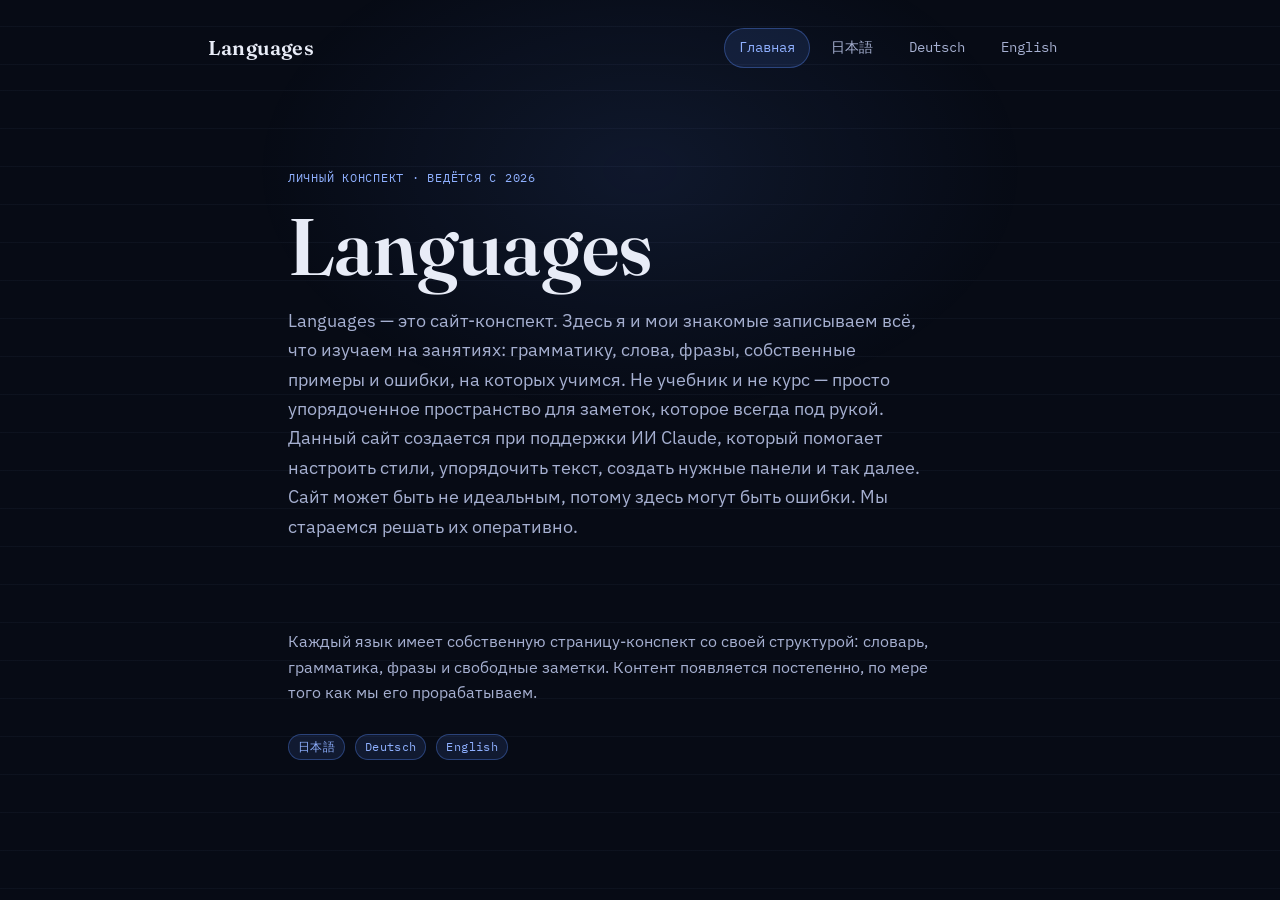
<file: index.html>
<!DOCTYPE html>
<html lang="ru">
<head>
<meta charset="UTF-8">
<meta name="viewport" content="width=device-width, initial-scale=1.0">
<title>Languages — личный конспект по языкам</title>
<link rel="stylesheet" href="styles.css">
</head>
<body>

<header class="site-header">
  <a class="brand" href="index.html">Languages</a>
  <nav class="main-nav" aria-label="Языки">
    <a href="index.html" aria-current="page">Главная</a>
    <a href="japanese.html">日本語</a>
    <a href="german.html">Deutsch</a>
    <a href="english.html">English</a>
  </nav>
</header>

<main class="page" style="max-width:760px;">

  <section class="page-hero" style="border-bottom:none; padding-top:8vh;">
    <p class="eyebrow">Личный конспект · ведётся с 2026</p>
    <h1 class="page-title" style="font-size:clamp(3rem, 9vw, 5rem);">Languages</h1>
    <p class="page-subtitle" style="font-size:1.15rem;">
      Languages — это сайт-конспект. Здесь я и мои знакомые записываем всё, что изучаем на
      занятиях: грамматику, слова, фразы, собственные
      примеры и ошибки, на которых учимся. Не учебник и не курс — просто
      упорядоченное пространство для заметок, которое всегда под рукой. 
      Данный сайт создается при поддержки ИИ Claude, который помогает настроить стили, упорядочить текст, создать нужные панели и так далее. 
      Сайт может быть не идеальным, потому здесь могут быть ошибки. Мы стараемся решать их оперативно.
    </p>
  </section>

  <section class="section" style="margin-bottom:0;">
    <p style="color:var(--text-1); max-width:640px;">
      Каждый язык имеет собственную страницу-конспект со своей структурой:
      словарь, грамматика, фразы и свободные заметки.
      Контент появляется постепенно, по мере того как мы его прорабатываем.
    </p>

    <div style="display:flex; gap:10px; margin-top:28px; flex-wrap:wrap;">
      <a href="japanese.html" class="tag" style="text-decoration:none; background:var(--accent-dim); color:var(--accent-soft); border-color:var(--accent-line);">日本語</a>
      <a href="german.html" class="tag" style="text-decoration:none; background:var(--accent-dim); color:var(--accent-soft); border-color:var(--accent-line);">Deutsch</a>
      <a href="english.html" class="tag" style="text-decoration:none; background:var(--accent-dim); color:var(--accent-soft); border-color:var(--accent-line);">English</a>
    </div>
  </section>

</main>

</body>
</html>
</file>
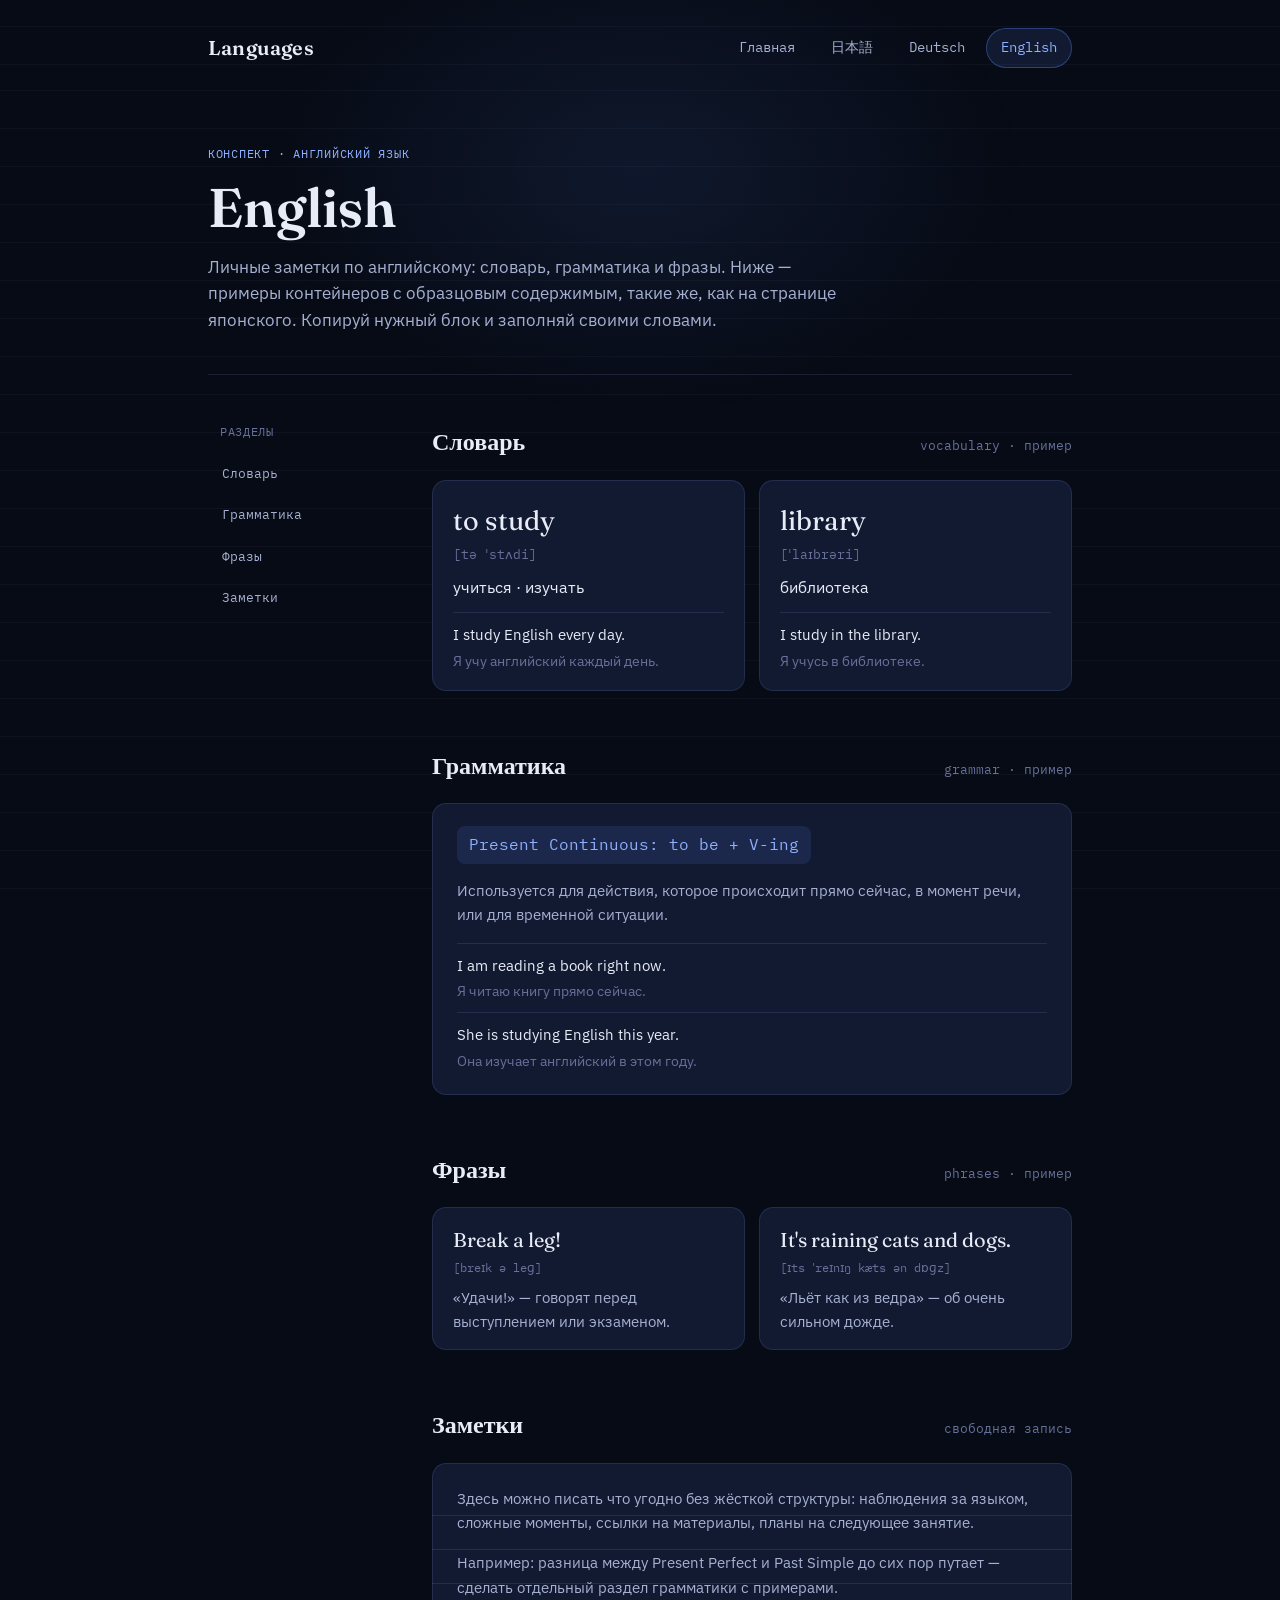
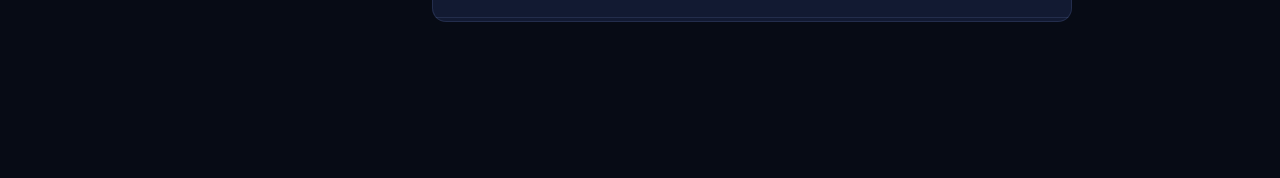
<file: english.html>
<!DOCTYPE html>
<html lang="ru">
<head>
<meta charset="UTF-8">
<meta name="viewport" content="width=device-width, initial-scale=1.0">
<title>English — Languages</title>
<link rel="stylesheet" href="styles.css">
</head>
<body>

<header class="site-header">
  <a class="brand" href="index.html">Languages</a>
  <nav class="main-nav" aria-label="Языки">
    <a href="index.html">Главная</a>
    <a href="japanese.html">日本語</a>
    <a href="german.html">Deutsch</a>
    <a href="english.html" aria-current="page">English</a>
  </nav>
</header>

<main class="page">

  <section class="page-hero">
    <p class="eyebrow">Конспект · Английский язык</p>
    <h1 class="page-title">English</h1>
    <p class="page-subtitle">
      Личные заметки по английскому: словарь, грамматика и фразы. Ниже —
      примеры контейнеров с образцовым содержимым, такие же, как на
      странице японского. Копируй нужный блок и заполняй своими словами.
    </p>
  </section>

  <div class="layout">

    <!-- Левая навигация по разделам страницы (якорные ссылки, без JS) -->
    <aside class="section-nav">
      <p class="section-nav-label">Разделы</p>
      <a href="#vocab">Словарь</a>
      <a href="#grammar">Грамматика</a>
      <a href="#phrases">Фразы</a>
      <a href="#notes">Заметки</a>
    </aside>

    <div class="layout-content">

      <!-- ==================================================================
           СЛОВАРЬ
           Одна .vocab-card = одно слово.
           ================================================================== -->
      <section class="section" id="vocab">
        <div class="section-head">
          <h2 class="section-title">Словарь</h2>
          <span class="section-note">vocabulary · пример</span>
        </div>

        <div class="vocab-grid">

          <div class="vocab-card">
            <p class="vocab-word">to study</p>
            <p class="vocab-romaji">[tə ˈstʌdi]</p>
            <p class="vocab-meaning">учиться · изучать</p>
            <div class="vocab-example">
              <span class="src">I study English every day.</span>
              <span class="tr">Я учу английский каждый день.</span>
            </div>
          </div>

          <div class="vocab-card">
            <p class="vocab-word">library</p>
            <p class="vocab-romaji">[ˈlaɪbrəri]</p>
            <p class="vocab-meaning">библиотека</p>
            <div class="vocab-example">
              <span class="src">I study in the library.</span>
              <span class="tr">Я учусь в библиотеке.</span>
            </div>
          </div>

          <!-- ↓ копируй .vocab-card выше и заполняй своими словами -->

        </div>
      </section>

      <!-- ==================================================================
           ГРАММАТИКА
           Один .grammar-block = одна грамматическая конструкция.
           ================================================================== -->
      <section class="section" id="grammar">
        <div class="section-head">
          <h2 class="section-title">Грамматика</h2>
          <span class="section-note">grammar · пример</span>
        </div>

        <div class="grammar-block">
          <p class="grammar-pattern">Present Continuous: to be + V-ing</p>
          <p class="grammar-explanation">
            Используется для действия, которое происходит прямо сейчас,
            в момент речи, или для временной ситуации.
          </p>
          <ul class="grammar-examples">
            <li>
              <span class="src">I am reading a book right now.</span>
              <span class="tr">Я читаю книгу прямо сейчас.</span>
            </li>
            <li>
              <span class="src">She is studying English this year.</span>
              <span class="tr">Она изучает английский в этом году.</span>
            </li>
          </ul>
        </div>

        <!-- ↓ копируй .grammar-block выше для новой конструкции -->

      </section>

      <!-- ==================================================================
           ФРАЗЫ
           Одна .phrase-card = одно выражение или устойчивый оборот.
           ================================================================== -->
      <section class="section" id="phrases">
        <div class="section-head">
          <h2 class="section-title">Фразы</h2>
          <span class="section-note">phrases · пример</span>
        </div>

        <div class="phrase-grid">

          <div class="phrase-card">
            <p class="phrase-src">Break a leg!</p>
            <p class="phrase-reading">[breɪk ə leɡ]</p>
            <p class="phrase-meaning">«Удачи!» — говорят перед выступлением или экзаменом.</p>
          </div>

          <div class="phrase-card">
            <p class="phrase-src">It's raining cats and dogs.</p>
            <p class="phrase-reading">[ɪts ˈreɪnɪŋ kæts ən dɒɡz]</p>
            <p class="phrase-meaning">«Льёт как из ведра» — об очень сильном дожде.</p>
          </div>

          <!-- ↓ копируй .phrase-card выше для новых фраз -->

        </div>
      </section>

      <!-- ==================================================================
           СВОБОДНЫЕ ЗАМЕТКИ
           Просто пиши текст внутри .notes-page — фон имитирует
           линованную бумагу.
           ================================================================== -->
      <section class="section" id="notes">
        <div class="section-head">
          <h2 class="section-title">Заметки</h2>
          <span class="section-note">свободная запись</span>
        </div>

        <div class="notes-page">
          <p>
            Здесь можно писать что угодно без жёсткой структуры:
            наблюдения за языком, сложные моменты, ссылки на материалы,
            планы на следующее занятие.
          </p>
          <p>
            Например: разница между Present Perfect и Past Simple до сих
            пор путает — сделать отдельный раздел грамматики с примерами.
          </p>
        </div>
      </section>

    </div>
  </div>

</main>

</body>
</html>
</file>
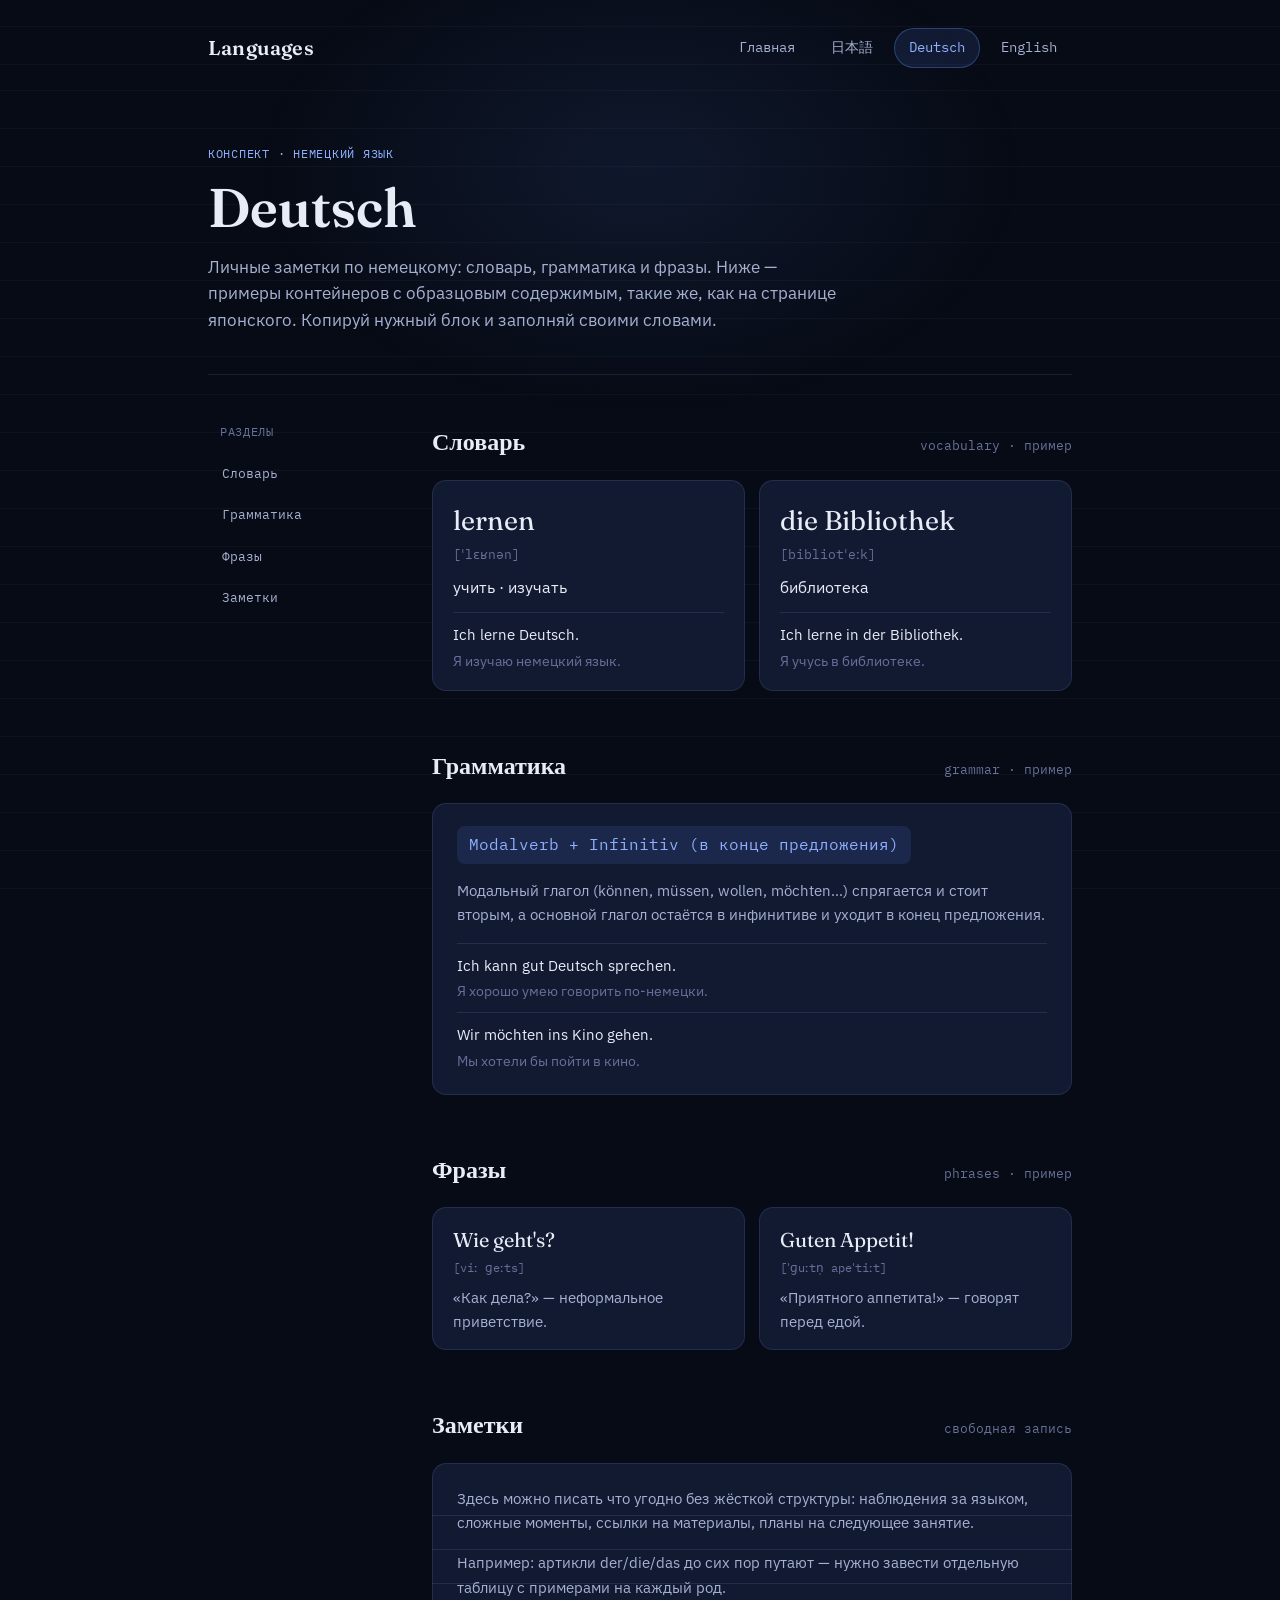
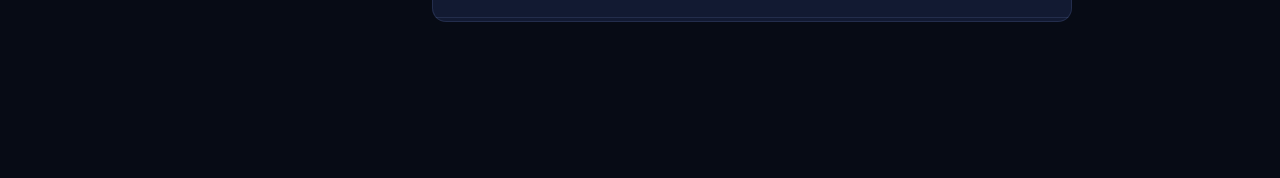
<file: german.html>
<!DOCTYPE html>
<html lang="ru">
<head>
<meta charset="UTF-8">
<meta name="viewport" content="width=device-width, initial-scale=1.0">
<title>Deutsch — Languages</title>
<link rel="stylesheet" href="styles.css">
</head>
<body>

<header class="site-header">
  <a class="brand" href="index.html">Languages</a>
  <nav class="main-nav" aria-label="Языки">
    <a href="index.html">Главная</a>
    <a href="japanese.html">日本語</a>
    <a href="german.html" aria-current="page">Deutsch</a>
    <a href="english.html">English</a>
  </nav>
</header>

<main class="page">

  <section class="page-hero">
    <p class="eyebrow">Конспект · Немецкий язык</p>
    <h1 class="page-title">Deutsch</h1>
    <p class="page-subtitle">
      Личные заметки по немецкому: словарь, грамматика и фразы. Ниже —
      примеры контейнеров с образцовым содержимым, такие же, как на
      странице японского. Копируй нужный блок и заполняй своими словами.
    </p>
  </section>

  <div class="layout">

    <!-- Левая навигация по разделам страницы (якорные ссылки, без JS) -->
    <aside class="section-nav">
      <p class="section-nav-label">Разделы</p>
      <a href="#vocab">Словарь</a>
      <a href="#grammar">Грамматика</a>
      <a href="#phrases">Фразы</a>
      <a href="#notes">Заметки</a>
    </aside>

    <div class="layout-content">

      <!-- ==================================================================
           СЛОВАРЬ
           Одна .vocab-card = одно слово.
           ================================================================== -->
      <section class="section" id="vocab">
        <div class="section-head">
          <h2 class="section-title">Словарь</h2>
          <span class="section-note">vocabulary · пример</span>
        </div>

        <div class="vocab-grid">

          <div class="vocab-card">
            <p class="vocab-word">lernen</p>
            <p class="vocab-romaji">[ˈlɛʁnən]</p>
            <p class="vocab-meaning">учить · изучать</p>
            <div class="vocab-example">
              <span class="src">Ich lerne Deutsch.</span>
              <span class="tr">Я изучаю немецкий язык.</span>
            </div>
          </div>

          <div class="vocab-card">
            <p class="vocab-word">die Bibliothek</p>
            <p class="vocab-romaji">[bibliotˈeːk]</p>
            <p class="vocab-meaning">библиотека</p>
            <div class="vocab-example">
              <span class="src">Ich lerne in der Bibliothek.</span>
              <span class="tr">Я учусь в библиотеке.</span>
            </div>
          </div>

          <!-- ↓ копируй .vocab-card выше и заполняй своими словами -->

        </div>
      </section>

      <!-- ==================================================================
           ГРАММАТИКА
           Один .grammar-block = одна грамматическая конструкция.
           ================================================================== -->
      <section class="section" id="grammar">
        <div class="section-head">
          <h2 class="section-title">Грамматика</h2>
          <span class="section-note">grammar · пример</span>
        </div>

        <div class="grammar-block">
          <p class="grammar-pattern">Modalverb + Infinitiv (в конце предложения)</p>
          <p class="grammar-explanation">
            Модальный глагол (können, müssen, wollen, möchten…) спрягается
            и стоит вторым, а основной глагол остаётся в инфинитиве и
            уходит в конец предложения.
          </p>
          <ul class="grammar-examples">
            <li>
              <span class="src">Ich kann gut Deutsch sprechen.</span>
              <span class="tr">Я хорошо умею говорить по-немецки.</span>
            </li>
            <li>
              <span class="src">Wir möchten ins Kino gehen.</span>
              <span class="tr">Мы хотели бы пойти в кино.</span>
            </li>
          </ul>
        </div>

        <!-- ↓ копируй .grammar-block выше для новой конструкции -->

      </section>

      <!-- ==================================================================
           ФРАЗЫ
           Одна .phrase-card = одно выражение или устойчивый оборот.
           ================================================================== -->
      <section class="section" id="phrases">
        <div class="section-head">
          <h2 class="section-title">Фразы</h2>
          <span class="section-note">phrases · пример</span>
        </div>

        <div class="phrase-grid">

          <div class="phrase-card">
            <p class="phrase-src">Wie geht's?</p>
            <p class="phrase-reading">[viː ɡeːts]</p>
            <p class="phrase-meaning">«Как дела?» — неформальное приветствие.</p>
          </div>

          <div class="phrase-card">
            <p class="phrase-src">Guten Appetit!</p>
            <p class="phrase-reading">[ˈɡuːtn̩ apeˈtiːt]</p>
            <p class="phrase-meaning">«Приятного аппетита!» — говорят перед едой.</p>
          </div>

          <!-- ↓ копируй .phrase-card выше для новых фраз -->

        </div>
      </section>

      <!-- ==================================================================
           СВОБОДНЫЕ ЗАМЕТКИ
           Просто пиши текст внутри .notes-page — фон имитирует
           линованную бумагу.
           ================================================================== -->
      <section class="section" id="notes">
        <div class="section-head">
          <h2 class="section-title">Заметки</h2>
          <span class="section-note">свободная запись</span>
        </div>

        <div class="notes-page">
          <p>
            Здесь можно писать что угодно без жёсткой структуры:
            наблюдения за языком, сложные моменты, ссылки на материалы,
            планы на следующее занятие.
          </p>
          <p>
            Например: артикли der/die/das до сих пор путают — нужно
            завести отдельную таблицу с примерами на каждый род.
          </p>
        </div>
      </section>

    </div>
  </div>

</main>

</body>
</html>
</file>
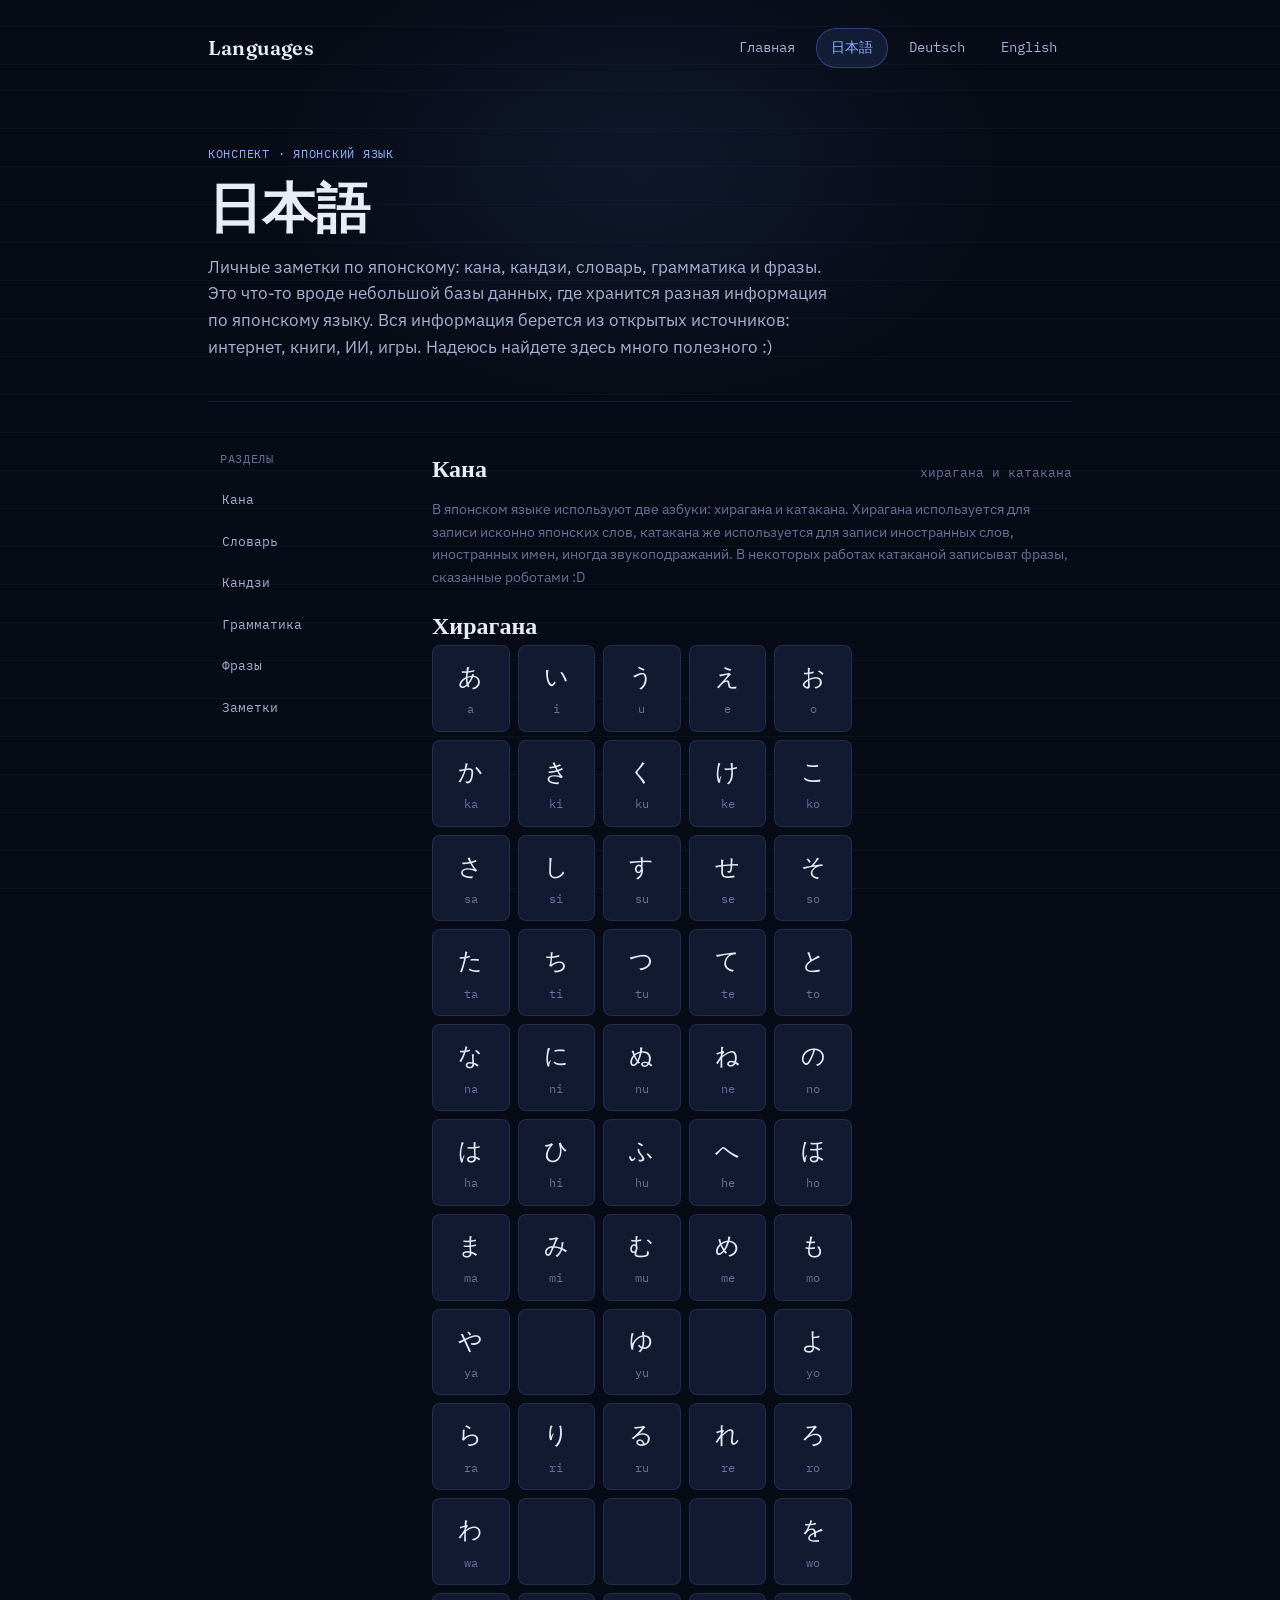
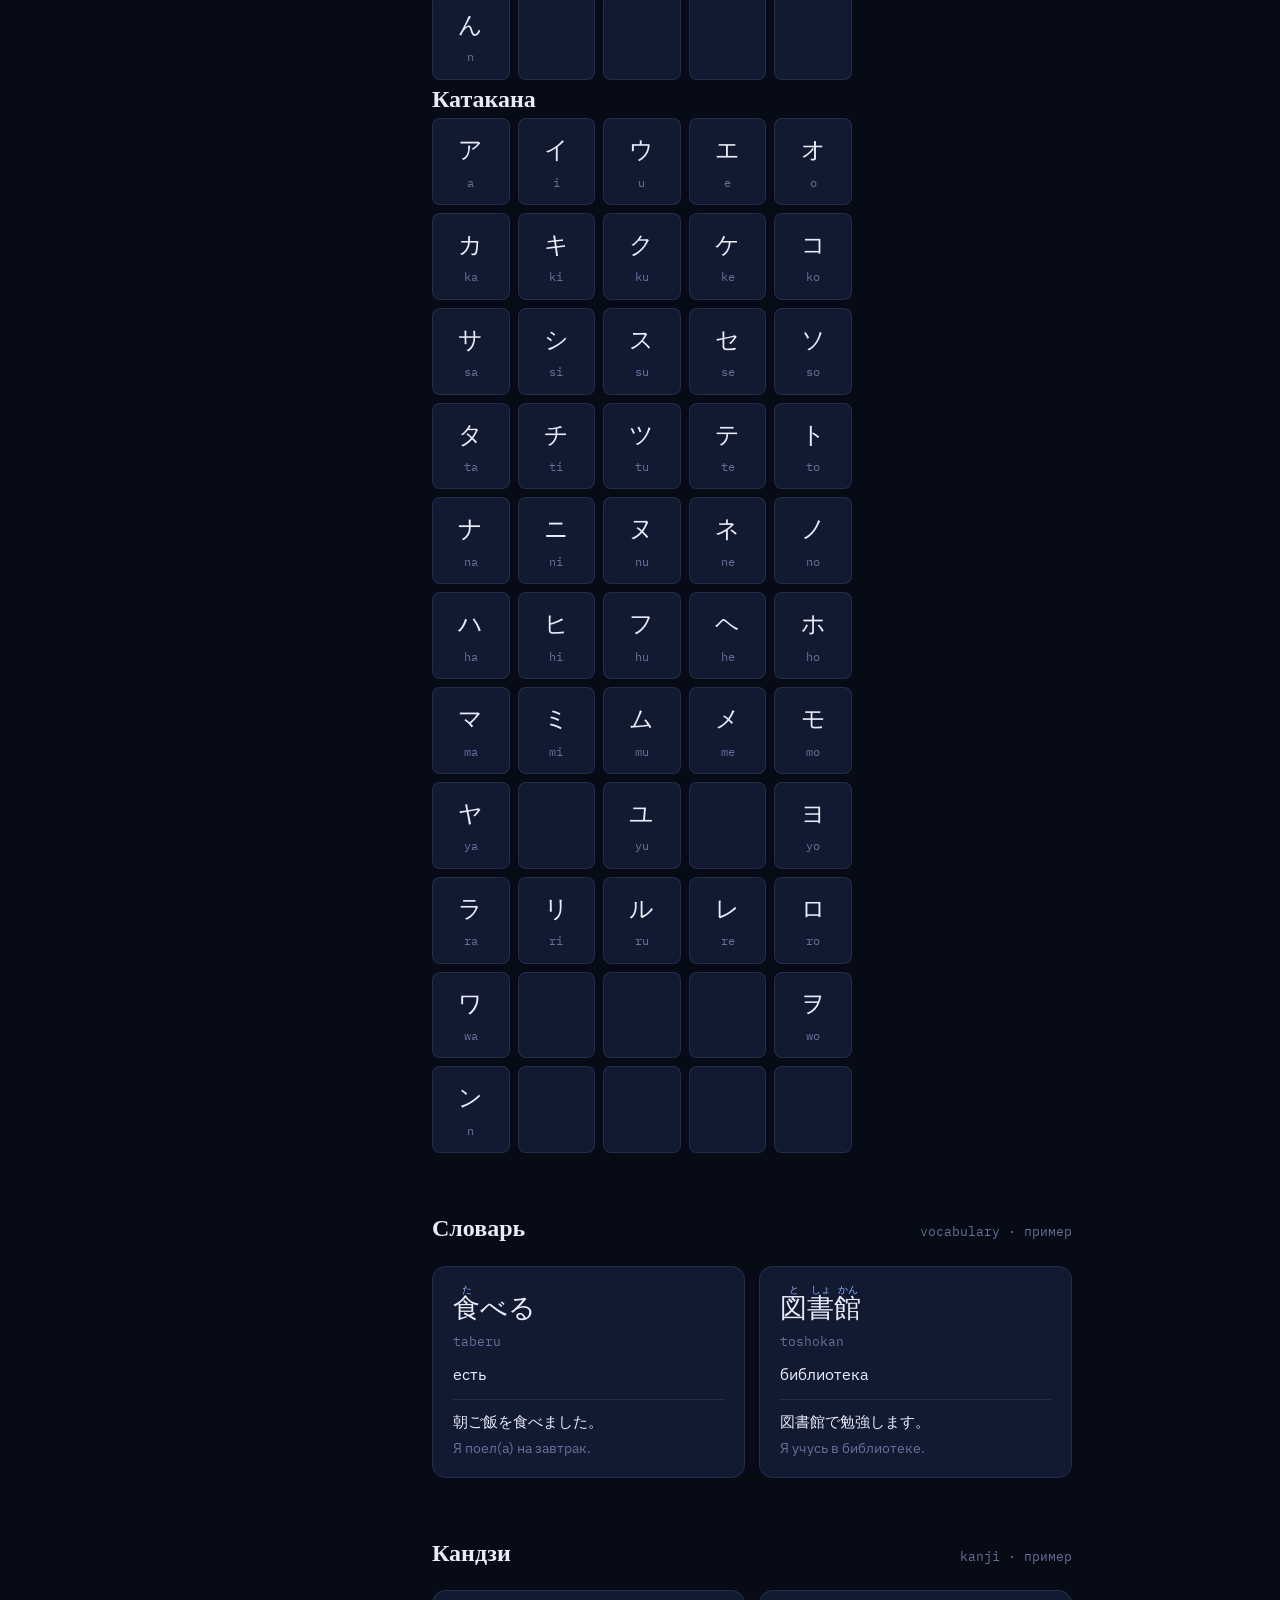
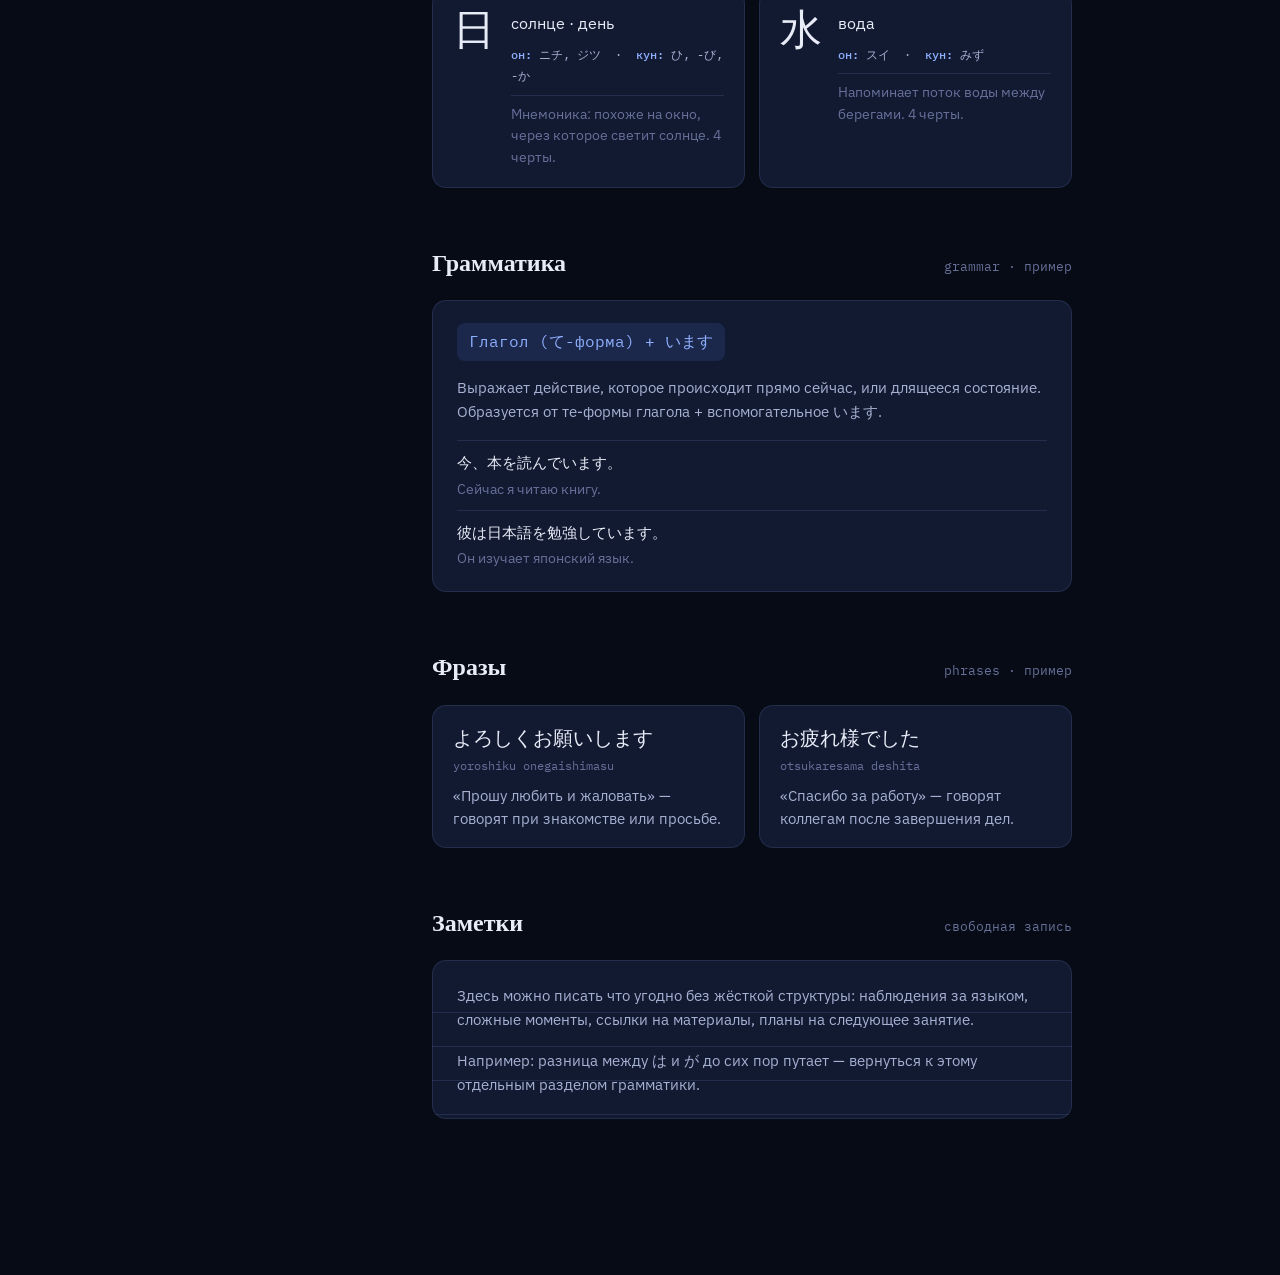
<file: japanese.html>
<!DOCTYPE html>
<html lang="ru">
<head>
<meta charset="UTF-8">
<meta name="viewport" content="width=device-width, initial-scale=1.0">
<title>日本語 — Languages</title>
<link rel="stylesheet" href="styles.css">
</head>
<body>

<header class="site-header">
  <a class="brand" href="index.html">Languages</a>
  <nav class="main-nav" aria-label="Языки">
    <a href="index.html">Главная</a>
    <a href="japanese.html" aria-current="page">日本語</a>
    <a href="german.html">Deutsch</a>
    <a href="english.html">English</a>
  </nav>
</header>

<main class="page">

  <section class="page-hero">
    <p class="eyebrow">Конспект · Японский язык</p>
    <h1 class="page-title">日本語</h1>
    <p class="page-subtitle">
      Личные заметки по японскому: кана, кандзи, словарь, грамматика и
      фразы. Это что-то вроде небольшой базы данных, где хранится разная информация по японскому языку. Вся информация берется из открытых источников: интернет, книги, ИИ, игры. Надеюсь найдете здесь много полезного :)
    </p>
  </section>

  <div class="layout">

    <!-- Левая навигация по разделам страницы (якорные ссылки, без JS) -->
    <aside class="section-nav">
      <p class="section-nav-label">Разделы</p>
      <a href="#kana">Кана</a>
      <a href="#vocab">Словарь</a>
      <a href="#kanji">Кандзи</a>
      <a href="#grammar">Грамматика</a>
      <a href="#phrases">Фразы</a>
      <a href="#notes">Заметки</a>
    </aside>

    <div class="layout-content">

      <!-- ==================================================================
           КАНА
           Вся хирагана — в ОДНОЙ .kana-grid (5 колонок). Не разбивай на
           несколько отдельных .kana-grid по рядам: тогда строки не будут
           гарантированно совпадать по колонкам на разных ширинах экрана.
           Пустые ячейки (там, где звука исторически нет) — просто
           &nbsp; в обоих span, чтобы сетка не "съезжала".
           Для катаканы скопируй всю структуру ниже и поменяй символы.
           ================================================================== -->
      <section class="section" id="kana">
        <div class="section-head">
          <h2 class="section-title">Кана</h2>
          <span class="section-note">хирагана и катакана</span>
        </div>
        <p class="section-hint">
          В японском языке используют две азбуки: хирагана и катакана. Хирагана используется для записи исконно японских слов, катакана же используется для записи иностранных слов, иностранных имен, иногда звукоподражаний. В некоторых работах катаканой записыват фразы, сказанные роботами :D
        </p>
        <h3 class="section-title">Хирагана</h3>
        <div class="kana-grid">
          <!-- あ и т.д. -->
          <div class="kana-cell"><span class="kana-char">あ</span><span class="kana-romaji">a</span></div>
          <div class="kana-cell"><span class="kana-char">い</span><span class="kana-romaji">i</span></div>
          <div class="kana-cell"><span class="kana-char">う</span><span class="kana-romaji">u</span></div>
          <div class="kana-cell"><span class="kana-char">え</span><span class="kana-romaji">e</span></div>
          <div class="kana-cell"><span class="kana-char">お</span><span class="kana-romaji">o</span></div>

          <!-- か き く け こ -->
          <div class="kana-cell"><span class="kana-char">か</span><span class="kana-romaji">ka</span></div>
          <div class="kana-cell"><span class="kana-char">き</span><span class="kana-romaji">ki</span></div>
          <div class="kana-cell"><span class="kana-char">く</span><span class="kana-romaji">ku</span></div>
          <div class="kana-cell"><span class="kana-char">け</span><span class="kana-romaji">ke</span></div>
          <div class="kana-cell"><span class="kana-char">こ</span><span class="kana-romaji">ko</span></div>

          <!-- さ し す せ そ -->
          <div class="kana-cell"><span class="kana-char">さ</span><span class="kana-romaji">sa</span></div>
          <div class="kana-cell"><span class="kana-char">し</span><span class="kana-romaji">si</span></div>
          <div class="kana-cell"><span class="kana-char">す</span><span class="kana-romaji">su</span></div>
          <div class="kana-cell"><span class="kana-char">せ</span><span class="kana-romaji">se</span></div>
          <div class="kana-cell"><span class="kana-char">そ</span><span class="kana-romaji">so</span></div>

          <!-- た ち つ て と -->
          <div class="kana-cell"><span class="kana-char">た</span><span class="kana-romaji">ta</span></div>
          <div class="kana-cell"><span class="kana-char">ち</span><span class="kana-romaji">ti</span></div>
          <div class="kana-cell"><span class="kana-char">つ</span><span class="kana-romaji">tu</span></div>
          <div class="kana-cell"><span class="kana-char">て</span><span class="kana-romaji">te</span></div>
          <div class="kana-cell"><span class="kana-char">と</span><span class="kana-romaji">to</span></div>

          <!-- な に ぬ ね の -->
          <div class="kana-cell"><span class="kana-char">な</span><span class="kana-romaji">na</span></div>
          <div class="kana-cell"><span class="kana-char">に</span><span class="kana-romaji">ni</span></div>
          <div class="kana-cell"><span class="kana-char">ぬ</span><span class="kana-romaji">nu</span></div>
          <div class="kana-cell"><span class="kana-char">ね</span><span class="kana-romaji">ne</span></div>
          <div class="kana-cell"><span class="kana-char">の</span><span class="kana-romaji">no</span></div>

          <!-- は ひ ふ へ ほ -->
          <div class="kana-cell"><span class="kana-char">は</span><span class="kana-romaji">ha</span></div>
          <div class="kana-cell"><span class="kana-char">ひ</span><span class="kana-romaji">hi</span></div>
          <div class="kana-cell"><span class="kana-char">ふ</span><span class="kana-romaji">hu</span></div>
          <div class="kana-cell"><span class="kana-char">へ</span><span class="kana-romaji">he</span></div>
          <div class="kana-cell"><span class="kana-char">ほ</span><span class="kana-romaji">ho</span></div>

          <!-- ま み む め も -->
          <div class="kana-cell"><span class="kana-char">ま</span><span class="kana-romaji">ma</span></div>
          <div class="kana-cell"><span class="kana-char">み</span><span class="kana-romaji">mi</span></div>
          <div class="kana-cell"><span class="kana-char">む</span><span class="kana-romaji">mu</span></div>
          <div class="kana-cell"><span class="kana-char">め</span><span class="kana-romaji">me</span></div>
          <div class="kana-cell"><span class="kana-char">も</span><span class="kana-romaji">mo</span></div>

          <!-- や (пустая) ゆ (пустая) よ -->
          <div class="kana-cell"><span class="kana-char">や</span><span class="kana-romaji">ya</span></div>
          <div class="kana-cell"><span class="kana-char">&nbsp;</span><span class="kana-romaji">&nbsp;</span></div>
          <div class="kana-cell"><span class="kana-char">ゆ</span><span class="kana-romaji">yu</span></div>
          <div class="kana-cell"><span class="kana-char">&nbsp;</span><span class="kana-romaji">&nbsp;</span></div>
          <div class="kana-cell"><span class="kana-char">よ</span><span class="kana-romaji">yo</span></div>

          <!-- ら り る れ ろ -->
          <div class="kana-cell"><span class="kana-char">ら</span><span class="kana-romaji">ra</span></div>
          <div class="kana-cell"><span class="kana-char">り</span><span class="kana-romaji">ri</span></div>
          <div class="kana-cell"><span class="kana-char">る</span><span class="kana-romaji">ru</span></div>
          <div class="kana-cell"><span class="kana-char">れ</span><span class="kana-romaji">re</span></div>
          <div class="kana-cell"><span class="kana-char">ろ</span><span class="kana-romaji">ro</span></div>

          <!-- わ (пустая×2) を -->
          <div class="kana-cell"><span class="kana-char">わ</span><span class="kana-romaji">wa</span></div>
          <div class="kana-cell"><span class="kana-char">&nbsp;</span><span class="kana-romaji">&nbsp;</span></div>
          <div class="kana-cell"><span class="kana-char">&nbsp;</span><span class="kana-romaji">&nbsp;</span></div>
          <div class="kana-cell"><span class="kana-char">&nbsp;</span><span class="kana-romaji">&nbsp;</span></div>
          <div class="kana-cell"><span class="kana-char">を</span><span class="kana-romaji">wo</span></div>

          <!-- ん -->
          <div class="kana-cell"><span class="kana-char">ん</span><span class="kana-romaji">n</span></div>
          <div class="kana-cell"><span class="kana-char">&nbsp;</span><span class="kana-romaji">&nbsp;</span></div>
          <div class="kana-cell"><span class="kana-char">&nbsp;</span><span class="kana-romaji">&nbsp;</span></div>
          <div class="kana-cell"><span class="kana-char">&nbsp;</span><span class="kana-romaji">&nbsp;</span></div>
          <div class="kana-cell"><span class="kana-char">&nbsp;</span><span class="kana-romaji">&nbsp;</span></div>
        </div>
      <h3 class="section-title">Катакана</h3>
        <div class="kana-grid">
    <!-- ア イ ウ エ オ -->
    <div class="kana-cell"><span class="kana-char">ア</span><span class="kana-romaji">a</span></div>
    <div class="kana-cell"><span class="kana-char">イ</span><span class="kana-romaji">i</span></div>
    <div class="kana-cell"><span class="kana-char">ウ</span><span class="kana-romaji">u</span></div>
    <div class="kana-cell"><span class="kana-char">エ</span><span class="kana-romaji">e</span></div>
    <div class="kana-cell"><span class="kana-char">オ</span><span class="kana-romaji">o</span></div>

    <!-- カ キ ク ケ コ -->
    <div class="kana-cell"><span class="kana-char">カ</span><span class="kana-romaji">ka</span></div>
    <div class="kana-cell"><span class="kana-char">キ</span><span class="kana-romaji">ki</span></div>
    <div class="kana-cell"><span class="kana-char">ク</span><span class="kana-romaji">ku</span></div>
    <div class="kana-cell"><span class="kana-char">ケ</span><span class="kana-romaji">ke</span></div>
    <div class="kana-cell"><span class="kana-char">コ</span><span class="kana-romaji">ko</span></div>

    <!-- サ シ ス セ ソ -->
    <div class="kana-cell"><span class="kana-char">サ</span><span class="kana-romaji">sa</span></div>
    <div class="kana-cell"><span class="kana-char">シ</span><span class="kana-romaji">si</span></div>
    <div class="kana-cell"><span class="kana-char">ス</span><span class="kana-romaji">su</span></div>
    <div class="kana-cell"><span class="kana-char">セ</span><span class="kana-romaji">se</span></div>
    <div class="kana-cell"><span class="kana-char">ソ</span><span class="kana-romaji">so</span></div>

    <!-- タ チ ツ テ ト -->
    <div class="kana-cell"><span class="kana-char">タ</span><span class="kana-romaji">ta</span></div>
    <div class="kana-cell"><span class="kana-char">チ</span><span class="kana-romaji">ti</span></div>
    <div class="kana-cell"><span class="kana-char">ツ</span><span class="kana-romaji">tu</span></div>
    <div class="kana-cell"><span class="kana-char">テ</span><span class="kana-romaji">te</span></div>
    <div class="kana-cell"><span class="kana-char">ト</span><span class="kana-romaji">to</span></div>

    <!-- ナ ニ ヌ ネ ノ -->
    <div class="kana-cell"><span class="kana-char">ナ</span><span class="kana-romaji">na</span></div>
    <div class="kana-cell"><span class="kana-char">ニ</span><span class="kana-romaji">ni</span></div>
    <div class="kana-cell"><span class="kana-char">ヌ</span><span class="kana-romaji">nu</span></div>
    <div class="kana-cell"><span class="kana-char">ネ</span><span class="kana-romaji">ne</span></div>
    <div class="kana-cell"><span class="kana-char">ノ</span><span class="kana-romaji">no</span></div>

    <!-- ハ ヒ フ ヘ ホ -->
    <div class="kana-cell"><span class="kana-char">ハ</span><span class="kana-romaji">ha</span></div>
    <div class="kana-cell"><span class="kana-char">ヒ</span><span class="kana-romaji">hi</span></div>
    <div class="kana-cell"><span class="kana-char">フ</span><span class="kana-romaji">hu</span></div>
    <div class="kana-cell"><span class="kana-char">ヘ</span><span class="kana-romaji">he</span></div>
    <div class="kana-cell"><span class="kana-char">ホ</span><span class="kana-romaji">ho</span></div>

    <!-- マ ミ ム メ モ -->
    <div class="kana-cell"><span class="kana-char">マ</span><span class="kana-romaji">ma</span></div>
    <div class="kana-cell"><span class="kana-char">ミ</span><span class="kana-romaji">mi</span></div>
    <div class="kana-cell"><span class="kana-char">ム</span><span class="kana-romaji">mu</span></div>
    <div class="kana-cell"><span class="kana-char">メ</span><span class="kana-romaji">me</span></div>
    <div class="kana-cell"><span class="kana-char">モ</span><span class="kana-romaji">mo</span></div>

    <!-- ヤ (пустая) ユ (пустая) ヨ -->
    <div class="kana-cell"><span class="kana-char">ヤ</span><span class="kana-romaji">ya</span></div>
    <div class="kana-cell"><span class="kana-char">&nbsp;</span><span class="kana-romaji">&nbsp;</span></div>
    <div class="kana-cell"><span class="kana-char">ユ</span><span class="kana-romaji">yu</span></div>
    <div class="kana-cell"><span class="kana-char">&nbsp;</span><span class="kana-romaji">&nbsp;</span></div>
    <div class="kana-cell"><span class="kana-char">ヨ</span><span class="kana-romaji">yo</span></div>

    <!-- ラ リ ル レ ロ -->
    <div class="kana-cell"><span class="kana-char">ラ</span><span class="kana-romaji">ra</span></div>
    <div class="kana-cell"><span class="kana-char">リ</span><span class="kana-romaji">ri</span></div>
    <div class="kana-cell"><span class="kana-char">ル</span><span class="kana-romaji">ru</span></div>
    <div class="kana-cell"><span class="kana-char">レ</span><span class="kana-romaji">re</span></div>
    <div class="kana-cell"><span class="kana-char">ロ</span><span class="kana-romaji">ro</span></div>

    <!-- ワ (пустая×2) ヲ -->
    <div class="kana-cell"><span class="kana-char">ワ</span><span class="kana-romaji">wa</span></div>
    <div class="kana-cell"><span class="kana-char">&nbsp;</span><span class="kana-romaji">&nbsp;</span></div>
    <div class="kana-cell"><span class="kana-char">&nbsp;</span><span class="kana-romaji">&nbsp;</span></div>
    <div class="kana-cell"><span class="kana-char">&nbsp;</span><span class="kana-romaji">&nbsp;</span></div>
    <div class="kana-cell"><span class="kana-char">ヲ</span><span class="kana-romaji">wo</span></div>

    <!-- ン -->
    <div class="kana-cell"><span class="kana-char">ン</span><span class="kana-romaji">n</span></div>
    <div class="kana-cell"><span class="kana-char">&nbsp;</span><span class="kana-romaji">&nbsp;</span></div>
    <div class="kana-cell"><span class="kana-char">&nbsp;</span><span class="kana-romaji">&nbsp;</span></div>
    <div class="kana-cell"><span class="kana-char">&nbsp;</span><span class="kana-romaji">&nbsp;</span></div>
    <div class="kana-cell"><span class="kana-char">&nbsp;</span><span class="kana-romaji">&nbsp;</span></div>
  </div>

      </section>

      
      <!-- ==================================================================
           СЛОВАРЬ
           Одна .vocab-card = одно слово. Тег <ruby> рисует фуригану над кандзи.
           ================================================================== -->
      <section class="section" id="vocab">
        <div class="section-head">
          <h2 class="section-title">Словарь</h2>
          <span class="section-note">vocabulary · пример</span>
        </div>

        <div class="vocab-grid">

          <div class="vocab-card">
            <p class="vocab-word"><ruby>食<rt>た</rt></ruby>べる</p>
            <p class="vocab-romaji">taberu</p>
            <p class="vocab-meaning">есть</p>
            <div class="vocab-example">
              <span class="src">朝ご飯を食べました。</span>
              <span class="tr">Я поел(а) на завтрак.</span>
            </div>
          </div>

          <div class="vocab-card">
            <p class="vocab-word"><ruby>図<rt>と</rt></ruby><ruby>書<rt>しょ</rt></ruby><ruby>館<rt>かん</rt></ruby></p>
            <p class="vocab-romaji">toshokan</p>
            <p class="vocab-meaning">библиотека</p>
            <div class="vocab-example">
              <span class="src">図書館で勉強します。</span>
              <span class="tr">Я учусь в библиотеке.</span>
            </div>
          </div>

          <!-- ↓ копируй .vocab-card выше и заполняй своими словами -->

        </div>
      </section>

      <!-- ==================================================================
           КАНДЗИ
           Одна .kanji-card = один иероглиф с чтениями и заметками.
           ================================================================== -->
      <section class="section" id="kanji">
        <div class="section-head">
          <h2 class="section-title">Кандзи</h2>
          <span class="section-note">kanji · пример</span>
        </div>

        <div class="kanji-grid">

          <div class="kanji-card">
            <div class="kanji-char">日</div>
            <div class="kanji-body">
              <p class="kanji-meaning">солнце · день</p>
              <p class="kanji-readings"><b>он:</b> ニチ, ジツ &nbsp;·&nbsp; <b>кун:</b> ひ, -び, -か</p>
              <p class="kanji-notes">Мнемоника: похоже на окно, через которое светит солнце. 4 черты.</p>
            </div>
          </div>

          <div class="kanji-card">
            <div class="kanji-char">水</div>
            <div class="kanji-body">
              <p class="kanji-meaning">вода</p>
              <p class="kanji-readings"><b>он:</b> スイ &nbsp;·&nbsp; <b>кун:</b> みず</p>
              <p class="kanji-notes">Напоминает поток воды между берегами. 4 черты.</p>
            </div>
          </div>

          <!-- ↓ копируй .kanji-card выше для новых иероглифов -->

        </div>
      </section>

      <!-- ==================================================================
           ГРАММАТИКА
           Один .grammar-block = одна грамматическая конструкция.
           ================================================================== -->
      <section class="section" id="grammar">
        <div class="section-head">
          <h2 class="section-title">Грамматика</h2>
          <span class="section-note">grammar · пример</span>
        </div>

        <div class="grammar-block">
          <p class="grammar-pattern">Глагол (て-форма) + います</p>
          <p class="grammar-explanation">
            Выражает действие, которое происходит прямо сейчас, или
            длящееся состояние. Образуется от те-формы глагола +
            вспомогательное います.
          </p>
          <ul class="grammar-examples">
            <li>
              <span class="src">今、本を読んでいます。</span>
              <span class="tr">Сейчас я читаю книгу.</span>
            </li>
            <li>
              <span class="src">彼は日本語を勉強しています。</span>
              <span class="tr">Он изучает японский язык.</span>
            </li>
          </ul>
        </div>

        <!-- ↓ копируй .grammar-block выше для новой конструкции -->

      </section>

      <!-- ==================================================================
           ФРАЗЫ
           Одна .phrase-card = одно выражение или устойчивый оборот.
           ================================================================== -->
      <section class="section" id="phrases">
        <div class="section-head">
          <h2 class="section-title">Фразы</h2>
          <span class="section-note">phrases · пример</span>
        </div>

        <div class="phrase-grid">

          <div class="phrase-card">
            <p class="phrase-src">よろしくお願いします</p>
            <p class="phrase-reading">yoroshiku onegaishimasu</p>
            <p class="phrase-meaning">«Прошу любить и жаловать» — говорят при знакомстве или просьбе.</p>
          </div>

          <div class="phrase-card">
            <p class="phrase-src">お疲れ様でした</p>
            <p class="phrase-reading">otsukaresama deshita</p>
            <p class="phrase-meaning">«Спасибо за работу» — говорят коллегам после завершения дел.</p>
          </div>

          <!-- ↓ копируй .phrase-card выше для новых фраз -->

        </div>
      </section>

      <!-- ==================================================================
           СВОБОДНЫЕ ЗАМЕТКИ
           Просто пиши текст внутри .notes-page — фон имитирует
           линованную бумагу.
           ================================================================== -->
      <section class="section" id="notes">
        <div class="section-head">
          <h2 class="section-title">Заметки</h2>
          <span class="section-note">свободная запись</span>
        </div>

        <div class="notes-page">
          <p>
            Здесь можно писать что угодно без жёсткой структуры: наблюдения
            за языком, сложные моменты, ссылки на материалы, планы на
            следующее занятие.
          </p>
          <p>
            Например: разница между は и が до сих пор путает — вернуться к
            этому отдельным разделом грамматики.
          </p>
        </div>
      </section>

    </div>
  </div>

</main>

</body>
</html>
</file>
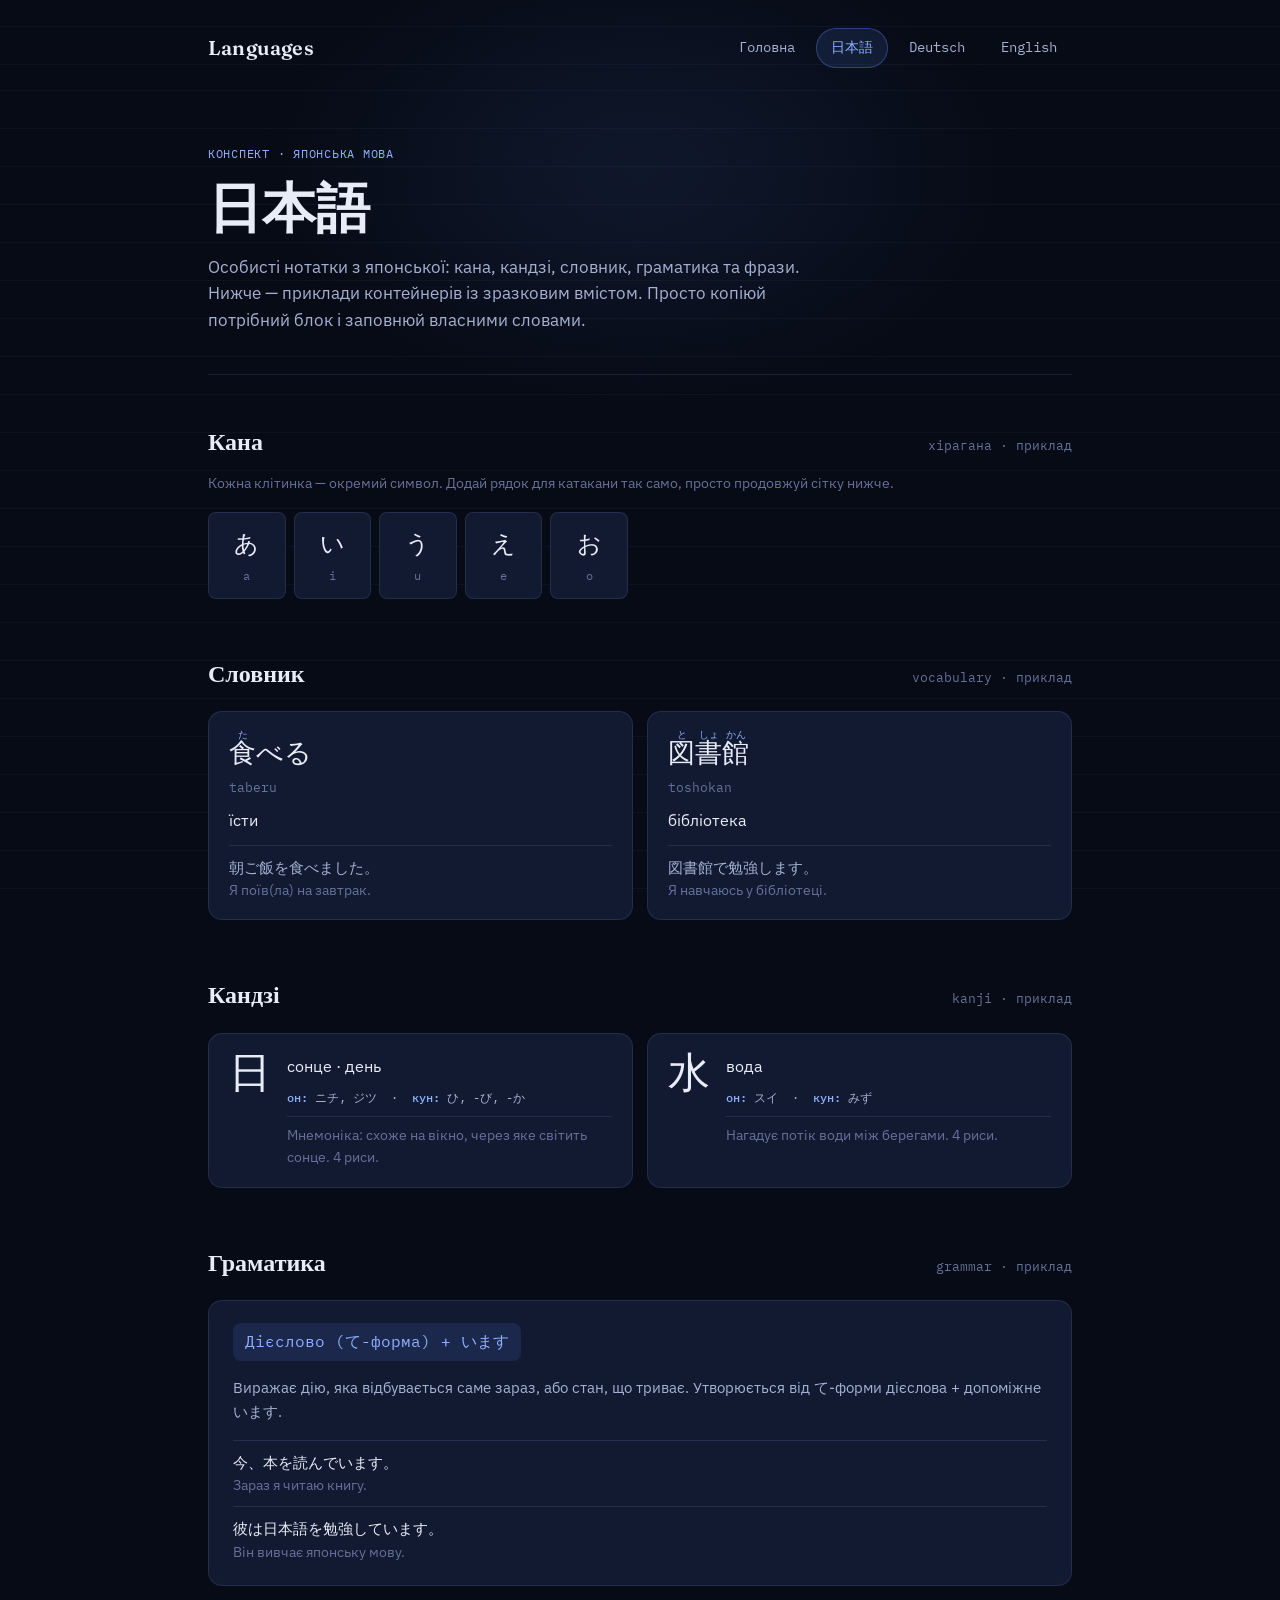
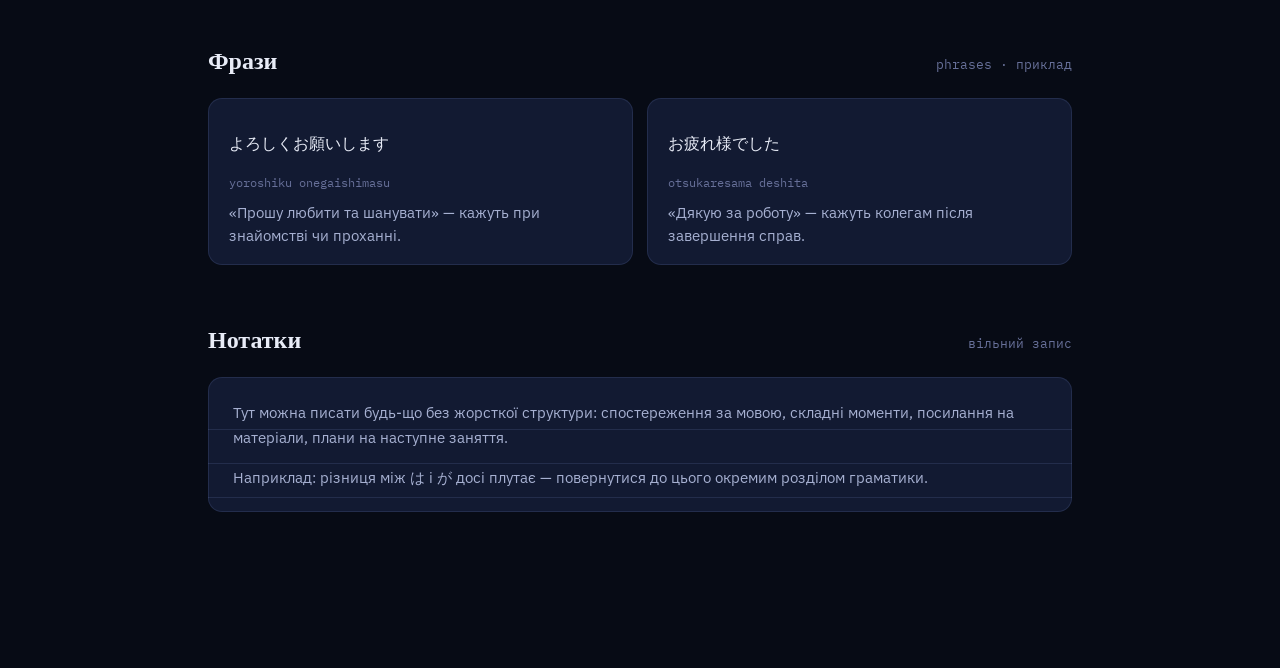
<file: japanese_1.html>
<!DOCTYPE html>
<html lang="uk">
<head>
<meta charset="UTF-8">
<meta name="viewport" content="width=device-width, initial-scale=1.0">
<title>日本語 — Languages</title>
<link rel="stylesheet" href="styles.css">
</head>
<body>

<header class="site-header">
  <a class="brand" href="index.html">Languages</a>
  <nav class="main-nav" aria-label="Мови">
    <a href="index.html">Головна</a>
    <a href="japanese.html" aria-current="page">日本語</a>
    <a href="german.html">Deutsch</a>
    <a href="english.html">English</a>
  </nav>
</header>

<main class="page">

  <section class="page-hero">
    <p class="eyebrow">Конспект · Японська мова</p>
    <h1 class="page-title">日本語</h1>
    <p class="page-subtitle">
      Особисті нотатки з японської: кана, кандзі, словник, граматика та
      фрази. Нижче — приклади контейнерів із зразковим вмістом. Просто
      копіюй потрібний блок і заповнюй власними словами.
    </p>
  </section>

  <!-- ======================================================================
       КАНА
       Скопіюй .kana-cell стільки разів, скільки потрібно символів.
       ====================================================================== -->
  <section class="section" id="kana">
    <div class="section-head">
      <h2 class="section-title">Кана</h2>
      <span class="section-note">хірагана · приклад</span>
    </div>
    <p class="section-hint">
      Кожна клітинка — окремий символ. Додай рядок для катакани так само,
      просто продовжуй сітку нижче.
    </p>

    <div class="kana-grid">
      <div class="kana-cell"><span class="kana-char">あ</span><span class="kana-romaji">a</span></div>
      <div class="kana-cell"><span class="kana-char">い</span><span class="kana-romaji">i</span></div>
      <div class="kana-cell"><span class="kana-char">う</span><span class="kana-romaji">u</span></div>
      <div class="kana-cell"><span class="kana-char">え</span><span class="kana-romaji">e</span></div>
      <div class="kana-cell"><span class="kana-char">お</span><span class="kana-romaji">o</span></div>
      <!-- ↓ далі просто додавай такі ж .kana-cell -->
    </div>
  </section>

  <!-- ======================================================================
       СЛОВНИК
       Один .vocab-card = одне слово. Тег <ruby> малює фуригану над кандзі.
       ====================================================================== -->
  <section class="section" id="vocab">
    <div class="section-head">
      <h2 class="section-title">Словник</h2>
      <span class="section-note">vocabulary · приклад</span>
    </div>

    <div class="vocab-grid">

      <div class="vocab-card">
        <p class="vocab-word"><ruby>食<rt>た</rt></ruby>べる</p>
        <p class="vocab-romaji">taberu</p>
        <p class="vocab-meaning">їсти</p>
        <div class="vocab-example">
          <span class="jp">朝ご飯を食べました。</span>
          <span class="tr">Я поїв(ла) на завтрак.</span>
        </div>
      </div>

      <div class="vocab-card">
        <p class="vocab-word"><ruby>図<rt>と</rt></ruby><ruby>書<rt>しょ</rt></ruby><ruby>館<rt>かん</rt></ruby></p>
        <p class="vocab-romaji">toshokan</p>
        <p class="vocab-meaning">бібліотека</p>
        <div class="vocab-example">
          <span class="jp">図書館で勉強します。</span>
          <span class="tr">Я навчаюсь у бібліотеці.</span>
        </div>
      </div>

      <!-- ↓ копіюй .vocab-card вище і заповнюй своїми словами -->

    </div>
  </section>

  <!-- ======================================================================
       КАНДЗІ
       Один .kanji-card = один ієрогліф із читаннями та нотатками.
       ====================================================================== -->
  <section class="section" id="kanji">
    <div class="section-head">
      <h2 class="section-title">Кандзі</h2>
      <span class="section-note">kanji · приклад</span>
    </div>

    <div class="kanji-grid">

      <div class="kanji-card">
        <div class="kanji-char">日</div>
        <div class="kanji-body">
          <p class="kanji-meaning">сонце · день</p>
          <p class="kanji-readings"><b>он:</b> ニチ, ジツ &nbsp;·&nbsp; <b>кун:</b> ひ, -び, -か</p>
          <p class="kanji-notes">Мнемоніка: схоже на вікно, через яке світить сонце. 4 риси.</p>
        </div>
      </div>

      <div class="kanji-card">
        <div class="kanji-char">水</div>
        <div class="kanji-body">
          <p class="kanji-meaning">вода</p>
          <p class="kanji-readings"><b>он:</b> スイ &nbsp;·&nbsp; <b>кун:</b> みず</p>
          <p class="kanji-notes">Нагадує потік води між берегами. 4 риси.</p>
        </div>
      </div>

      <!-- ↓ копіюй .kanji-card вище для нових ієрогліфів -->

    </div>
  </section>

  <!-- ======================================================================
       ГРАМАТИКА
       Один .grammar-block = одна граматична конструкція.
       ====================================================================== -->
  <section class="section" id="grammar">
    <div class="section-head">
      <h2 class="section-title">Граматика</h2>
      <span class="section-note">grammar · приклад</span>
    </div>

    <div class="grammar-block">
      <p class="grammar-pattern">Дієслово (て-форма) + います</p>
      <p class="grammar-explanation">
        Виражає дію, яка відбувається саме зараз, або стан, що триває.
        Утворюється від て-форми дієслова + допоміжне います.
      </p>
      <ul class="grammar-examples">
        <li>
          <span class="jp">今、本を読んでいます。</span>
          <span class="tr">Зараз я читаю книгу.</span>
        </li>
        <li>
          <span class="jp">彼は日本語を勉強しています。</span>
          <span class="tr">Він вивчає японську мову.</span>
        </li>
      </ul>
    </div>

    <!-- ↓ копіюй .grammar-block вище для нової конструкції -->

  </section>

  <!-- ======================================================================
       ФРАЗИ
       Один .phrase-card = один вираз або сталий зворот.
       ====================================================================== -->
  <section class="section" id="phrases">
    <div class="section-head">
      <h2 class="section-title">Фрази</h2>
      <span class="section-note">phrases · приклад</span>
    </div>

    <div class="phrase-grid">

      <div class="phrase-card">
        <p class="phrase-jp">よろしくお願いします</p>
        <p class="phrase-reading">yoroshiku onegaishimasu</p>
        <p class="phrase-meaning">«Прошу любити та шанувати» — кажуть при знайомстві чи проханні.</p>
      </div>

      <div class="phrase-card">
        <p class="phrase-jp">お疲れ様でした</p>
        <p class="phrase-reading">otsukaresama deshita</p>
        <p class="phrase-meaning">«Дякую за роботу» — кажуть колегам після завершення справ.</p>
      </div>

      <!-- ↓ копіюй .phrase-card вище для нових фраз -->

    </div>
  </section>

  <!-- ======================================================================
       ВІЛЬНІ НОТАТКИ
       Просто пиши текст всередині .notes-page — фон імітує лінований папір.
       ====================================================================== -->
  <section class="section" id="notes">
    <div class="section-head">
      <h2 class="section-title">Нотатки</h2>
      <span class="section-note">вільний запис</span>
    </div>

    <div class="notes-page">
      <p>
        Тут можна писати будь-що без жорсткої структури: спостереження за
        мовою, складні моменти, посилання на матеріали, плани на наступне
        заняття.
      </p>
      <p>
        Наприклад: різниця між は і が досі плутає — повернутися до цього
        окремим розділом граматики.
      </p>
    </div>
  </section>

</main>

</body>
</html>
</file>
<file: styles.css>
/* ==========================================================================
   Languages — общие стили
   Палитра: глубокая ночь + спокойный синий. Всё приглушено, без ярких акцентов.
   ========================================================================== */

@import url('https://fonts.googleapis.com/css2?family=Fraunces:opsz,wght@9..144,400;9..144,500;9..144,600&family=IBM+Plex+Sans:wght@400;500;600&family=IBM+Plex+Mono:wght@400;500&display=swap');

:root{
  /* основа */
  --bg-0:#070b15;
  --bg-1:#0b1120;
  --surface:#121a32;
  --surface-2:#182245;
  --border:rgba(140,162,230,.14);
  --border-strong:rgba(140,162,230,.30);

  /* текст */
  --text-0:#e8ecf7;
  --text-1:#a6b0d1;
  --text-2:#677099;

  /* акцент — синий, спокойный */
  --accent:#5b8cff;
  --accent-soft:#8fb0ff;
  --accent-dim:rgba(91,140,255,.12);
  --accent-line:rgba(91,140,255,.35);

  /* второстепенный холодный акцент — только для мелких меток */
  --teal:#52b3ac;
  --teal-dim:rgba(82,179,172,.14);

  --radius:14px;
  --radius-sm:8px;

  --font-display:'Fraunces', 'Iowan Old Style', serif;
  --font-body:'IBM Plex Sans', -apple-system, system-ui, sans-serif;
  --font-mono:'IBM Plex Mono', ui-monospace, monospace;
}

*{ box-sizing:border-box; }
html{ scroll-behavior:smooth; }

body{
  margin:0;
  background:var(--bg-0);
  color:var(--text-0);
  font-family:var(--font-body);
  line-height:1.6;
  -webkit-font-smoothing:antialiased;
  position:relative;
  min-height:100vh;
}

/* ---- Атмосфера: линии конспекта + мягкий "лунный" свет ---- */
body::before{
  content:"";
  position:fixed;
  inset:0;
  z-index:0;
  pointer-events:none;
  background-image:
    repeating-linear-gradient(
      to bottom,
      rgba(140,162,230,.05) 0px,
      rgba(140,162,230,.05) 1px,
      transparent 1px,
      transparent 38px
    );
  background-position:0 90px;
}

body::after{
  content:"";
  position:fixed;
  top:-20%;
  left:50%;
  width:1100px;
  height:700px;
  transform:translateX(-50%);
  background:radial-gradient(closest-side, rgba(91,140,255,.10), transparent 70%);
  z-index:0;
  pointer-events:none;
}

a{ color:inherit; }
img{ max-width:100%; }

::selection{ background:var(--accent-dim); color:var(--text-0); }

:focus-visible{
  outline:2px solid var(--accent-soft);
  outline-offset:3px;
  border-radius:4px;
}

/* ==========================================================================
   Header / Навигация между страницами
   (используется на всех страницах сайта)
   ========================================================================== */

.site-header{
  position:relative;
  z-index:2;
  display:flex;
  align-items:center;
  justify-content:space-between;
  gap:24px;
  flex-wrap:wrap;
  max-width:920px;
  margin:0 auto;
  padding:28px 28px 24px;
}

.brand{
  font-family:var(--font-display);
  font-weight:600;
  font-size:1.25rem;
  text-decoration:none;
  letter-spacing:.01em;
  color:var(--text-0);
}

.main-nav{
  display:flex;
  gap:6px;
  flex-wrap:wrap;
}

.main-nav a{
  font-family:var(--font-mono);
  font-size:.85rem;
  text-decoration:none;
  color:var(--text-1);
  padding:8px 14px;
  border-radius:999px;
  border:1px solid transparent;
  transition:color .15s ease, border-color .15s ease, background .15s ease;
}

.main-nav a:hover{
  color:var(--text-0);
  border-color:var(--border);
  background:var(--surface);
}

.main-nav a[aria-current="page"]{
  color:var(--accent-soft);
  border-color:var(--accent-line);
  background:var(--accent-dim);
}

/* ==========================================================================
   Общая структура страницы
   ========================================================================== */

.page{
  position:relative;
  z-index:1;
  max-width:920px;
  margin:0 auto;
  padding:0 28px 100px;
}

.page-hero{
  padding:48px 0 40px;
  border-bottom:1px solid var(--border);
  margin-bottom:48px;
}

.eyebrow{
  display:inline-block;
  font-family:var(--font-mono);
  font-size:.78rem;
  letter-spacing:.06em;
  color:var(--accent-soft);
  text-transform:uppercase;
  margin:0 0 14px;
}

.page-title{
  font-family:var(--font-display);
  font-weight:600;
  font-size:clamp(2.4rem, 6vw, 3.4rem);
  line-height:1.1;
  margin:0 0 16px;
  color:var(--text-0);
}

.page-subtitle{
  font-size:1.05rem;
  color:var(--text-1);
  max-width:640px;
  margin:0;
}

/* ==========================================================================
   Двухколоночный макет: левая навигация по разделам + контент
   (используется на страницах языков — japanese.html, german.html, english.html)
   ========================================================================== */

.layout{
  display:flex;
  align-items:flex-start;
  gap:48px;
}

.section-nav{
  flex:0 0 176px;
  position:sticky;
  top:28px;
  display:flex;
  flex-direction:column;
  gap:2px;
}

.section-nav-label{
  font-family:var(--font-mono);
  font-size:.72rem;
  letter-spacing:.06em;
  text-transform:uppercase;
  color:var(--text-2);
  margin:0 0 10px;
  padding:0 12px;
}

.section-nav a{
  font-family:var(--font-mono);
  font-size:.84rem;
  text-decoration:none;
  color:var(--text-1);
  padding:9px 12px;
  border-radius:var(--radius-sm);
  border-left:2px solid transparent;
  transition:color .15s ease, background .15s ease, border-color .15s ease;
}

.section-nav a:hover{
  color:var(--text-0);
  background:var(--surface);
}

/* Подсветка активного пункта при переходе по якорю (без JS, через :has) */
.layout:has(#kana:target) .section-nav a[href="#kana"],
.layout:has(#vocab:target) .section-nav a[href="#vocab"],
.layout:has(#kanji:target) .section-nav a[href="#kanji"],
.layout:has(#grammar:target) .section-nav a[href="#grammar"],
.layout:has(#phrases:target) .section-nav a[href="#phrases"],
.layout:has(#notes:target) .section-nav a[href="#notes"]{
  color:var(--accent-soft);
  background:var(--accent-dim);
  border-left-color:var(--accent);
}

.layout-content{
  flex:1;
  min-width:0;
}

@media (max-width:860px){
  .layout{
    flex-direction:column;
    gap:24px;
  }
  .section-nav{
    position:static;
    flex-direction:row;
    width:100%;
    overflow-x:auto;
    gap:6px;
    padding-bottom:6px;
    border-bottom:1px solid var(--border);
  }
  .section-nav-label{ display:none; }
  .section-nav a{
    flex:0 0 auto;
    white-space:nowrap;
  }
}

/* ==========================================================================
   Разделы-конспекта (для страниц языков)
   ========================================================================== */

.section{
  margin-bottom:56px;
  scroll-margin-top:24px;
}

.section:target{
  animation:section-flash 1.6s ease;
  border-radius:var(--radius);
}

@keyframes section-flash{
  0%{ box-shadow:0 0 0 1px var(--accent-line), 0 0 36px 4px var(--accent-dim); }
  100%{ box-shadow:0 0 0 0 transparent; }
}

.section-head{
  display:flex;
  align-items:baseline;
  justify-content:space-between;
  gap:16px;
  margin-bottom:18px;
  flex-wrap:wrap;
}

.section-title{
  font-family:var(--font-display);
  font-size:1.5rem;
  font-weight:600;
  margin:0;
  color:var(--text-0);
}

.section-note{
  font-family:var(--font-mono);
  font-size:.8rem;
  color:var(--text-2);
}

.section-hint{
  font-size:.88rem;
  color:var(--text-2);
  margin:-8px 0 18px;
}

/* ---- Базовая карточка ---- */
.card{
  background:var(--surface);
  border:1px solid var(--border);
  border-radius:var(--radius);
  padding:20px 22px;
}

/* ---- Чип / тег уровня ---- */
.tag{
  display:inline-flex;
  align-items:center;
  font-family:var(--font-mono);
  font-size:.72rem;
  letter-spacing:.03em;
  padding:3px 9px;
  border-radius:999px;
  background:var(--teal-dim);
  color:var(--teal);
  border:1px solid rgba(82,179,172,.3);
}

/* ==========================================================================
   Контейнеры-конспекта
   (карточки для слов, кандзи, грамматики, фраз — используются
   на страницах языков; стили общие, чтобы все языки выглядели одинаково)
   ========================================================================== */

/* ---- Кана / любая таблица символов ----
   Намеренно 5 фиксированных колонок (а не auto-fill): в годзюон-таблице
   каждая колонка = один гласный (a/i/u/e/o), и при любой ширине экрана
   ряды должны оставаться выровненными друг под другом. Если бы колонок
   было то 5, то 8 (как при auto-fill), соседние строки кана-таблицы
   перестают совпадать по сетке — именно это и выглядит как "каша". */
.kana-grid{
  display:grid;
  grid-template-columns:repeat(5, minmax(0, 1fr));
  gap:8px;
  max-width:420px;
}

.kana-cell{
  background:var(--surface);
  border:1px solid var(--border);
  border-radius:var(--radius-sm);
  padding:12px 6px;
  text-align:center;
  transition:border-color .15s ease, background .15s ease;
}

.kana-cell:hover{
  border-color:var(--border-strong);
  background:var(--surface-2);
}

.kana-char{
  display:block;
  font-family:var(--font-display);
  font-size:1.5rem;
  color:var(--text-0);
}

.kana-romaji{
  display:block;
  font-family:var(--font-mono);
  font-size:.72rem;
  color:var(--text-2);
  margin-top:4px;
}

/* ---- Карточка слова ---- */
.vocab-grid{
  display:grid;
  grid-template-columns:repeat(auto-fit, minmax(260px, 1fr));
  gap:14px;
}

.vocab-card{
  background:var(--surface);
  border:1px solid var(--border);
  border-radius:var(--radius);
  padding:18px 20px;
}

.vocab-word{
  font-family:var(--font-display);
  font-size:1.7rem;
  color:var(--text-0);
  margin:0 0 2px;
}

.vocab-word ruby{ ruby-align:center; }
.vocab-word rt{
  font-family:var(--font-mono);
  font-size:.6rem;
  color:var(--accent-soft);
}

.vocab-romaji{
  font-family:var(--font-mono);
  font-size:.82rem;
  color:var(--text-2);
  margin:0 0 10px;
}

.vocab-meaning{
  font-size:.98rem;
  color:var(--text-0);
  margin:0 0 12px;
}

.vocab-example{
  border-top:1px solid var(--border);
  padding-top:10px;
  font-size:.92rem;
  color:var(--text-1);
}

.vocab-example .src{ color:var(--text-0); display:block; margin-bottom:3px; }
.vocab-example .tr{ color:var(--text-2); display:block; font-size:.86rem; }

/* ---- Карточка кандзи ---- */
.kanji-grid{
  display:grid;
  grid-template-columns:repeat(auto-fit, minmax(220px, 1fr));
  gap:14px;
}

.kanji-card{
  background:var(--surface);
  border:1px solid var(--border);
  border-radius:var(--radius);
  padding:18px 20px;
  display:flex;
  gap:16px;
}

.kanji-char{
  font-family:var(--font-display);
  font-size:2.6rem;
  line-height:1;
  color:var(--text-0);
  flex-shrink:0;
}

.kanji-body{ flex:1; }

.kanji-meaning{
  margin:2px 0 8px;
  font-size:.98rem;
  color:var(--text-0);
}

.kanji-readings{
  font-family:var(--font-mono);
  font-size:.78rem;
  color:var(--text-1);
  margin:0 0 8px;
  line-height:1.7;
}

.kanji-readings b{ color:var(--accent-soft); font-weight:500; }

.kanji-notes{
  font-size:.85rem;
  color:var(--text-2);
  margin:0;
  border-top:1px solid var(--border);
  padding-top:8px;
}

/* ---- Блок грамматики ---- */
.grammar-block{
  background:var(--surface);
  border:1px solid var(--border);
  border-radius:var(--radius);
  padding:22px 24px;
}

.grammar-pattern{
  font-family:var(--font-mono);
  font-size:1rem;
  color:var(--accent-soft);
  background:var(--accent-dim);
  display:inline-block;
  padding:6px 12px;
  border-radius:var(--radius-sm);
  margin:0 0 14px;
}

.grammar-explanation{
  color:var(--text-1);
  font-size:.96rem;
  margin:0 0 16px;
}

.grammar-examples{
  list-style:none;
  margin:0;
  padding:0;
  display:flex;
  flex-direction:column;
  gap:10px;
}

.grammar-examples li{
  border-top:1px solid var(--border);
  padding-top:10px;
  font-size:.92rem;
}

.grammar-examples .src{ color:var(--text-0); display:block; margin-bottom:3px; }
.grammar-examples .tr{ color:var(--text-2); display:block; font-size:.86rem; }

/* ---- Карточка фразы ---- */
.phrase-grid{
  display:grid;
  grid-template-columns:repeat(auto-fit, minmax(240px, 1fr));
  gap:14px;
}

.phrase-card{
  background:var(--surface);
  border:1px solid var(--border);
  border-radius:var(--radius);
  padding:16px 20px;
}

.phrase-src{
  font-family:var(--font-display);
  font-size:1.25rem;
  margin:0 0 2px;
  color:var(--text-0);
}

.phrase-reading{
  font-family:var(--font-mono);
  font-size:.78rem;
  color:var(--text-2);
  margin:0 0 8px;
}

.phrase-meaning{
  font-size:.92rem;
  color:var(--text-1);
  margin:0;
}

/* ---- Свободные заметки (страница блокнота) ---- */
.notes-page{
  background:var(--surface);
  border:1px solid var(--border);
  border-radius:var(--radius);
  padding:22px 24px;
  background-image:repeating-linear-gradient(
    to bottom,
    transparent 0,
    transparent 33px,
    var(--border) 33px,
    var(--border) 34px
  );
  background-position:0 18px;
}

.notes-page p{
  margin:0 0 16px;
  color:var(--text-1);
  font-size:.95rem;
}
.notes-page p:last-child{ margin-bottom:0; }

/* ==========================================================================
   Responsive
   ========================================================================== */

@media (max-width:640px){
  .site-header{ padding:22px 18px 18px; }
  .page{ padding:0 18px 80px; }
  .page-hero{ padding:34px 0 28px; }
  .kana-grid{ gap:6px; max-width:100%; }
  .kana-cell{ padding:9px 4px; }
  .kana-char{ font-size:1.25rem; }
}

@media (prefers-reduced-motion: reduce){
  html{ scroll-behavior:auto; }
  *{ transition:none !important; animation:none !important; }
}
</file>
